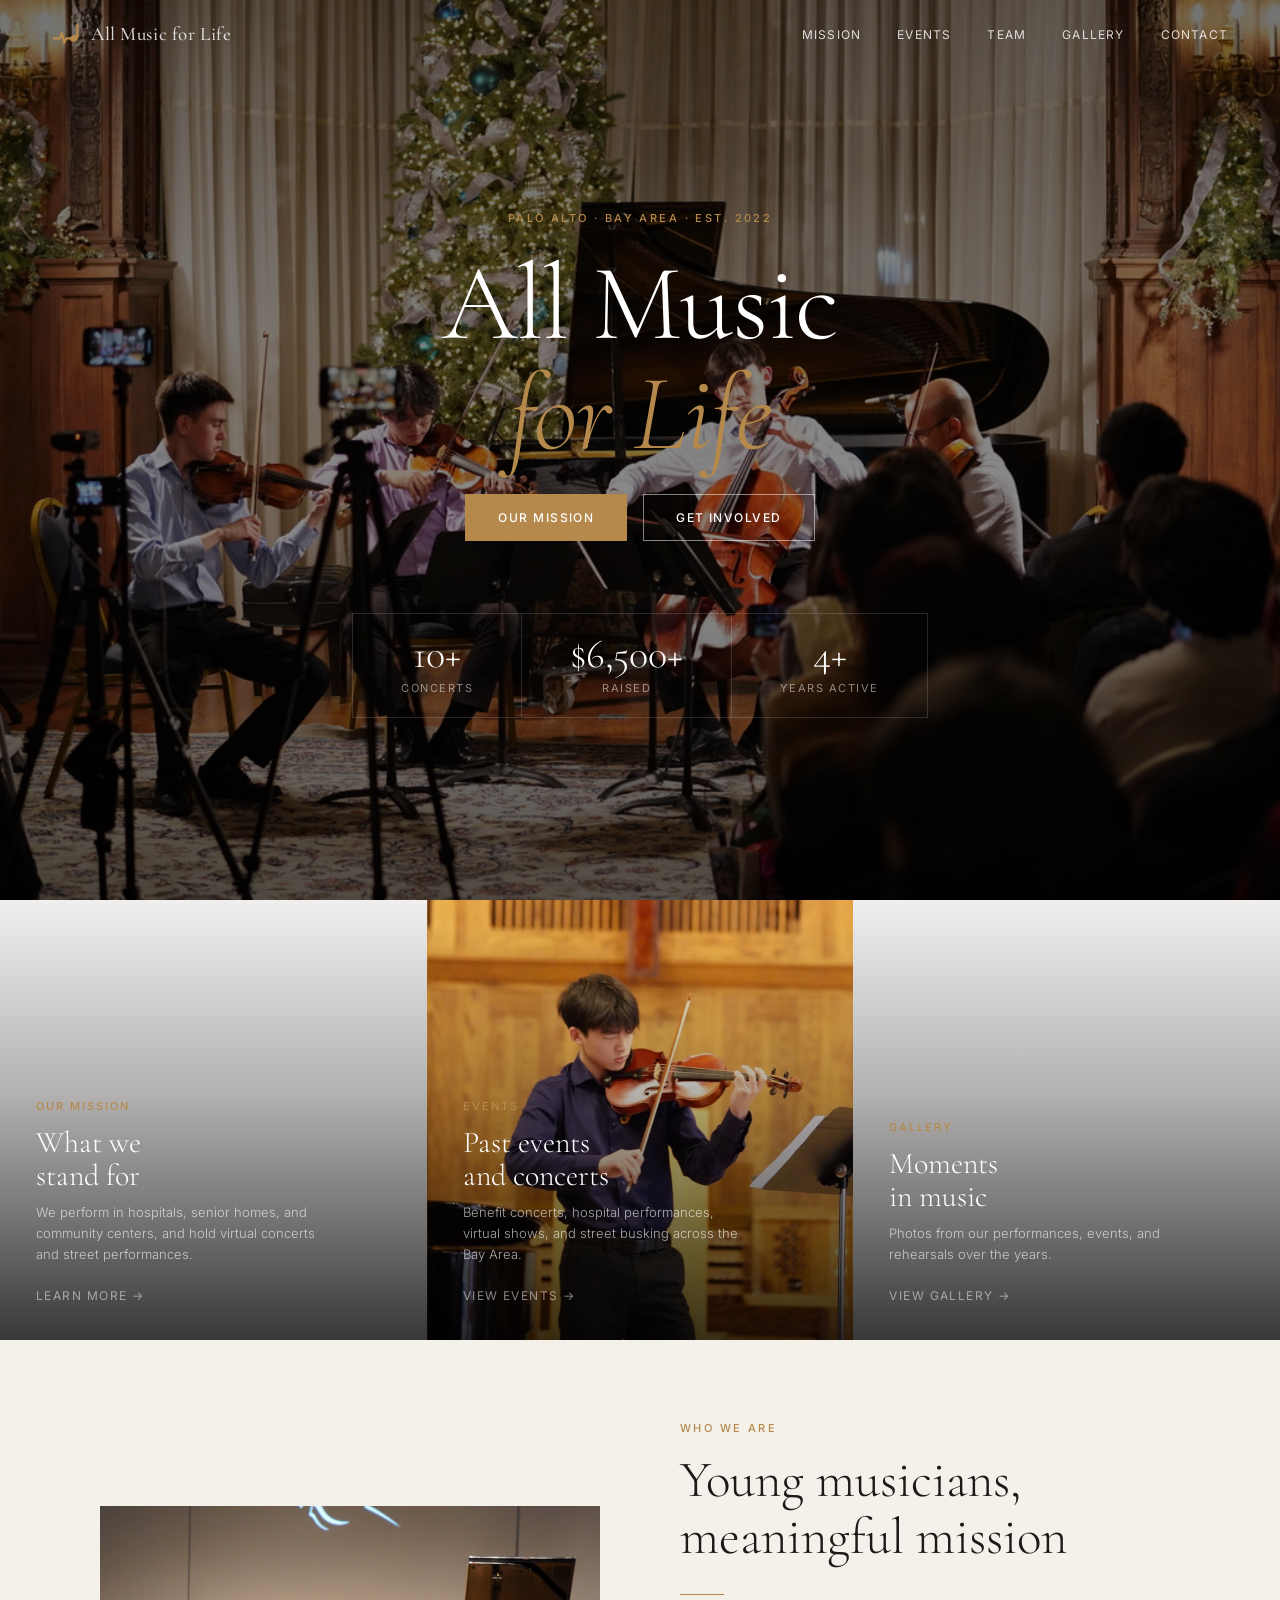
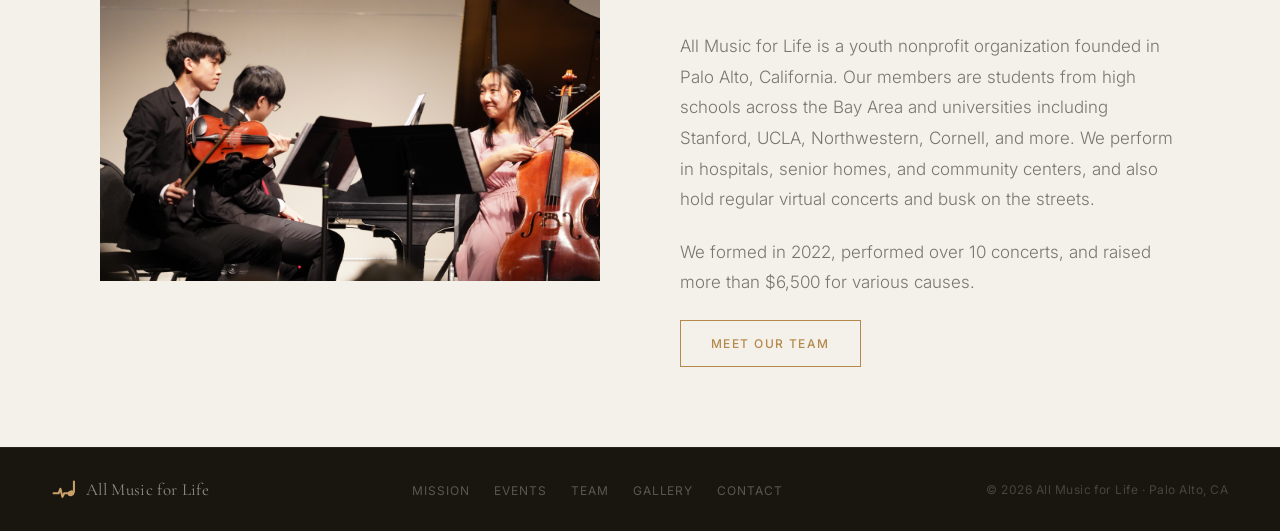
<file: index.html>
<!DOCTYPE html>
<html lang="en">
<head>
  <meta charset="UTF-8" />
  <meta name="viewport" content="width=device-width, initial-scale=1.0" />
    <meta name="description" content="All Music for Life is a youth ensemble based in Palo Alto performing live music for hospitals, senior homes, and communities across the Bay Area. Est. 2022." />
  <meta name="robots" content="index, follow" />
  <link rel="canonical" href="https://allmusicforlife.org/" />
  <!-- Open Graph -->
  <meta property="og:type" content="website" />
  <meta property="og:title" content="All Music for Life | Youth Music Nonprofit | Palo Alto, CA" />
  <meta property="og:description" content="All Music for Life is a youth ensemble based in Palo Alto performing live music for hospitals, senior homes, and communities across the Bay Area. Est. 2022." />
  <meta property="og:url" content="https://allmusicforlife.org/" />
  <meta property="og:image" content="https://allmusicforlife.org/images/ycmconcert.jpg" />
  <meta property="og:site_name" content="All Music for Life" />
  <!-- Structured data for Google -->
  <script type="application/ld+json">
  {
    "@context": "https://schema.org",
    "@type": "MusicGroup",
    "name": "All Music for Life",
    "url": "https://allmusicforlife.org/",
    "logo": "https://allmusicforlife.org/images/logo.png",
    "image": "https://allmusicforlife.org/images/ycmconcert.jpg",
    "description": "All Music for Life is a youth ensemble based in Palo Alto performing live music for hospitals, senior homes, and communities across the Bay Area. Founded in 2022.",
    "foundingDate": "2022",
    "foundingLocation": {
      "@type": "Place",
      "address": {
        "@type": "PostalAddress",
        "addressLocality": "Palo Alto",
        "addressRegion": "CA",
        "addressCountry": "US"
      }
    },
    "email": "aaronma02@gmail.com",
    "areaServed": "San Francisco Bay Area",
    "genre": "Classical"
  }
  </script>
<title>All Music for Life | Youth Music Nonprofit | Palo Alto, CA</title>
  <link rel="icon" href="favicon.svg" type="image/svg+xml" />
  <link rel="apple-touch-icon" href="images/logo.png" />
  <link rel="preconnect" href="https://fonts.googleapis.com" />
  <link rel="preconnect" href="https://fonts.gstatic.com" crossorigin />
  <link href="https://fonts.googleapis.com/css2?family=Cormorant+Garamond:ital,wght@0,300;0,400;0,500;1,300;1,400&family=Inter:wght@300;400;500;600&display=swap" rel="stylesheet" />
  <link rel="stylesheet" href="shared.css" />
  <style>
    /* ─── HOME HERO ────────────────────────────────── */
    .hero {
      height: 100vh;
      min-height: 600px;
      background-image:
        linear-gradient(to bottom, rgba(0,0,0,.55) 0%, rgba(0,0,0,.45) 60%, rgba(0,0,0,.65) 100%),
        url('images/ycmconcert.jpg');
      background-size: cover;
      background-position: center;
      display: flex;
      flex-direction: column;
      align-items: center;
      justify-content: center;
      text-align: center;
      padding: calc(var(--nav-h) + 40px) 24px 80px;
      position: relative;
      overflow: hidden;
    }


    .hero-eyebrow {
      font-size: 11px; font-weight: 500; letter-spacing: .22em; text-transform: uppercase;
      color: var(--accent); margin-bottom: 22px;
      opacity: 0; animation: fadeUp .8s ease .5s forwards;
    }
    .hero-title {
      font-family: 'Cormorant Garamond', serif;
      font-size: clamp(56px, 9vw, 108px);
      font-weight: 300; line-height: 1.02; letter-spacing: -.015em; color: #fff;
      margin-bottom: 24px;
      opacity: 0; animation: fadeUp .9s ease .7s forwards;
    }
    .hero-title em { font-style: italic; color: var(--accent); }
    .hero-subtitle {
      font-size: 17px; font-weight: 300; color: rgba(255,255,255,.7);
      max-width: 460px; line-height: 1.8; margin: 0 auto 44px;
      opacity: 0; animation: fadeUp .8s ease .9s forwards;
    }
    .hero-btns {
      display: flex; gap: 16px; justify-content: center; flex-wrap: wrap;
      opacity: 0; animation: fadeUp .8s ease 1.1s forwards;
    }
    .btn-outline {
      padding: 13px 32px; border: 1px solid rgba(255,255,255,.5); color: #fff;
      font-size: 12px; font-weight: 500; letter-spacing: .12em; text-transform: uppercase;
      text-decoration: none; transition: background .25s, border-color .25s;
    }
    .btn-outline:hover { background: rgba(255,255,255,.1); border-color: rgba(255,255,255,.8); }
    .btn-solid {
      padding: 13px 32px; background: var(--accent); border: 1px solid var(--accent); color: #fff;
      font-size: 12px; font-weight: 500; letter-spacing: .12em; text-transform: uppercase;
      text-decoration: none; transition: opacity .2s;
    }
    .btn-solid:hover { opacity: .85; }

    .hero-stats {
      display: flex; gap: 0; margin-top: 72px;
      border: 1px solid rgba(255,255,255,.15);
      opacity: 0; animation: fadeUp .8s ease 1.3s forwards;
    }
    .hero-stat {
      padding: 20px 48px; text-align: center;
      border-right: 1px solid rgba(255,255,255,.15);
    }
    .hero-stat:last-child { border-right: none; }
    .hero-stat-num {
      font-family: 'Cormorant Garamond', serif;
      font-size: 40px; font-weight: 300; color: #fff; line-height: 1;
    }
    .hero-stat-label {
      font-size: 11px; letter-spacing: .14em; text-transform: uppercase;
      color: rgba(255,255,255,.5); margin-top: 6px;
    }

    /* ─── FEATURES ─────────────────────────────────── */
    #features { background: var(--bg); padding: 0; }
    .features-grid {
      display: grid;
      grid-template-columns: repeat(3, 1fr);
    }
    .feature {
      position: relative;
      height: 440px;
      overflow: hidden;
      text-decoration: none;
      display: block;
    }
    .feature-img {
      position: absolute; inset: 0;
      background-size: cover; background-position: center;
      transition: transform .7s ease;
    }
    .feature:hover .feature-img { transform: scale(1.04); }
    .feature::after {
      content: '';
      position: absolute; inset: 0;
      background: linear-gradient(to top, rgba(0,0,0,.78) 0%, rgba(0,0,0,.3) 55%, rgba(0,0,0,.05) 100%);
      transition: background .3s;
    }
    .feature:hover::after {
      background: linear-gradient(to top, rgba(0,0,0,.85) 0%, rgba(0,0,0,.4) 60%, rgba(0,0,0,.1) 100%);
    }
    .feature-content {
      position: absolute; bottom: 0; left: 0; right: 0;
      z-index: 1; padding: 32px 36px;
      color: #fff;
    }
    .feature-label {
      font-size: 11px; font-weight: 500; letter-spacing: .18em; text-transform: uppercase;
      color: var(--accent); margin-bottom: 10px;
    }
    .feature-title {
      font-family: 'Cormorant Garamond', serif;
      font-size: 30px; font-weight: 300; line-height: 1.1; margin-bottom: 10px;
    }
    .feature-desc {
      font-size: 13px; font-weight: 300; color: rgba(255,255,255,.65); line-height: 1.6;
      max-width: 280px; margin-bottom: 18px;
    }
    .feature-arrow {
      font-size: 12px; letter-spacing: .12em; text-transform: uppercase;
      color: rgba(255,255,255,.5); transition: color .2s, letter-spacing .2s;
    }
    .feature:hover .feature-arrow { color: #fff; letter-spacing: .18em; }

    /* ─── ABOUT STRIP ──────────────────────────────── */
    #about-strip {
      background: var(--bg-alt);
      padding: 80px 52px;
    }
    .strip-inner {
      max-width: 1080px; margin: 0 auto;
      display: grid; grid-template-columns: 1fr 1fr;
      gap: 80px; align-items: center;
    }
    .strip-img {
      aspect-ratio: 4/3;
      overflow: hidden;
    }
    .strip-img img {
      width: 100%; height: 100%; object-fit: cover;
      transition: transform .7s ease;
    }
    .strip-img:hover img { transform: scale(1.03); }
    .strip-text p {
      font-size: 17px; font-weight: 300; color: var(--text-muted);
      line-height: 1.8; margin-bottom: 22px;
    }
    .strip-cta {
      display: inline-block;
      padding: 13px 30px;
      border: 1px solid var(--accent);
      color: var(--accent);
      font-size: 12px; font-weight: 500; letter-spacing: .12em; text-transform: uppercase;
      text-decoration: none; transition: background .25s, color .25s;
    }
    .strip-cta:hover { background: var(--accent); color: #fff; }

    @media (max-width: 820px) {
      .features-grid { grid-template-columns: 1fr; }
      .feature { height: 320px; }
      .strip-inner { grid-template-columns: 1fr; gap: 40px; }
      #about-strip { padding: 60px 24px; }
    }

    @media (max-width: 600px) {
      .hero { min-height: 100vh; height: auto; padding: calc(var(--nav-h) + 36px) 20px 52px; }
      .hero-eyebrow { margin-bottom: 14px; }
      .hero-title { font-size: 46px; margin-bottom: 16px; }
      .hero-subtitle { font-size: 15px; margin-bottom: 28px; }
      .hero-stats { margin-top: 40px; width: 100%; }
      .hero-stat { padding: 16px 4px; flex: 1; }
      .hero-stat-num { font-size: 28px; }
      .hero-stat-label { font-size: 10px; letter-spacing: .1em; }
    }
  </style>
</head>
<body class="dark-hero">

  <nav class="site-nav" id="nav">
    <a href="index.html" class="nav-logo"><svg class="logo-mark" viewBox="7 12 49 37" aria-hidden="true"><g fill="none" stroke="currentColor" stroke-width="4" stroke-linecap="round" stroke-linejoin="round"><path d="M10 38 H20 L23.5 29 L27.5 45 L31 38 H37.2"/><path d="M50 35.5 V15"/></g><ellipse cx="44" cy="38" rx="6.8" ry="5.4" fill="currentColor" transform="rotate(-20 44 38)"/></svg><span>All Music for Life</span></a>
    <ul class="nav-links">
      <li><a href="mission.html">Mission</a></li>
      <li><a href="events.html">Events</a></li>
      <li><a href="team.html">Team</a></li>
      <li><a href="gallery.html">Gallery</a></li>
      <li><a href="contact.html">Contact</a></li>
    </ul>
    <button class="nav-hamburger" id="nav-hamburger" aria-label="Menu"><span></span><span></span><span></span></button>
  </nav>
  <div class="mobile-menu" id="mobile-menu">
    <button class="mobile-close" id="mobile-close">✕</button>
    <ul class="mobile-links">
      <li><a href="index.html">Home</a></li>
      <li><a href="mission.html">Mission</a></li>
      <li><a href="events.html">Events</a></li>
      <li><a href="team.html">Team</a></li>
      <li><a href="gallery.html">Gallery</a></li>
      <li><a href="contact.html">Contact</a></li>
    </ul>
  </div>

  <!-- HERO -->
  <section class="hero">
    <p class="hero-eyebrow">Palo Alto · Bay Area · Est. 2022</p>
    <h1 class="hero-title">All Music<br /><em>for Life</em></h1>
    <div class="hero-btns">
      <a href="mission.html" class="btn-solid">Our Mission</a>
      <a href="contact.html" class="btn-outline">Get Involved</a>
    </div>
    <div class="hero-stats">
      <div class="hero-stat">
        <div class="hero-stat-num">10+</div>
        <div class="hero-stat-label">Concerts</div>
      </div>
      <div class="hero-stat">
        <div class="hero-stat-num">$6,500+</div>
        <div class="hero-stat-label">Raised</div>
      </div>
      <div class="hero-stat">
        <div class="hero-stat-num">4+</div>
        <div class="hero-stat-label">Years Active</div>
      </div>
    </div>
  </section>

  <!-- FEATURES -->
  <section id="features">
    <div class="features-grid">
      <a href="mission.html" class="feature">
        <div class="feature-img" style="background-image:url('https://static.wixstatic.com/media/e14089_f568c18b36ee4796be701676e2837445~mv2.jpeg/v1/fill/w_800,h_800,al_c,q_85,enc_avif,quality_auto/e14089_f568c18b36ee4796be701676e2837445~mv2.jpeg')"></div>
        <div class="feature-content">
          <p class="feature-label">Our Mission</p>
          <h2 class="feature-title">What we<br />stand for</h2>
          <p class="feature-desc">We perform in hospitals, senior homes, and community centers, and hold virtual concerts and street performances.</p>
          <span class="feature-arrow">Learn More →</span>
        </div>
      </a>
      <a href="events.html" class="feature">
        <div class="feature-img" style="background-image:url('images/feature-events.jpg')"></div>
        <div class="feature-content">
          <p class="feature-label">Events</p>
          <h2 class="feature-title">Past events<br />and concerts</h2>
          <p class="feature-desc">Benefit concerts, hospital performances, virtual shows, and street busking across the Bay Area.</p>
          <span class="feature-arrow">View Events →</span>
        </div>
      </a>
      <a href="gallery.html" class="feature">
        <div class="feature-img" style="background-image:url('https://static.wixstatic.com/media/e14089_cca337e5907e4d1a8bc9621e750cd200~mv2.jpg/v1/fill/w_800,h_800,al_c,q_85,enc_avif,quality_auto/e14089_cca337e5907e4d1a8bc9621e750cd200~mv2.jpg')"></div>
        <div class="feature-content">
          <p class="feature-label">Gallery</p>
          <h2 class="feature-title">Moments<br />in music</h2>
          <p class="feature-desc">Photos from our performances, events, and rehearsals over the years.</p>
          <span class="feature-arrow">View Gallery →</span>
        </div>
      </a>
    </div>
  </section>

  <!-- ABOUT STRIP -->
  <section id="about-strip">
    <div class="strip-inner">
      <div class="strip-img reveal">
        <img
          src="images/chamber-trio.jpg"
          alt="All Music for Life chamber performance"
          loading="lazy"
        />
      </div>
      <div class="reveal d2">
        <p class="section-label">Who We Are</p>
        <h2 class="section-title">Young musicians,<br />meaningful mission</h2>
        <div class="rule"></div>
        <div class="strip-text">
          <p>All Music for Life is a youth nonprofit organization founded in Palo Alto, California. Our members are students from high schools across the Bay Area and universities including Stanford, UCLA, Northwestern, Cornell, and more. We perform in hospitals, senior homes, and community centers, and also hold regular virtual concerts and busk on the streets.</p>
          <p>We formed in 2022, performed over 10 concerts, and raised more than $6,500 for various causes.</p>
        </div>
        <a href="team.html" class="strip-cta">Meet Our Team</a>
      </div>
    </div>
  </section>

  <footer class="site-footer">
    <a href="index.html" class="foot-logo"><svg class="logo-mark" viewBox="7 12 49 37" aria-hidden="true"><g fill="none" stroke="currentColor" stroke-width="4" stroke-linecap="round" stroke-linejoin="round"><path d="M10 38 H20 L23.5 29 L27.5 45 L31 38 H37.2"/><path d="M50 35.5 V15"/></g><ellipse cx="44" cy="38" rx="6.8" ry="5.4" fill="currentColor" transform="rotate(-20 44 38)"/></svg><span>All Music for Life</span></a>
    <ul class="foot-links">
      <li><a href="mission.html">Mission</a></li>
      <li><a href="events.html">Events</a></li>
      <li><a href="team.html">Team</a></li>
      <li><a href="gallery.html">Gallery</a></li>
      <li><a href="contact.html">Contact</a></li>
    </ul>
    <p class="foot-copy">© 2026 All Music for Life · Palo Alto, CA</p>
  </footer>

  <script>
    const nav = document.getElementById('nav');
    window.addEventListener('scroll', () => nav.classList.toggle('scrolled', scrollY > 20), { passive: true });
    const io = new IntersectionObserver(es => es.forEach(e => { if (e.isIntersecting) { e.target.classList.add('in'); io.unobserve(e.target); } }), { threshold: .12, rootMargin: '0px 0px -32px 0px' });
    document.querySelectorAll('.reveal').forEach(el => io.observe(el));
  
    // Mobile menu
    const hbg = document.getElementById("nav-hamburger");
    const mob = document.getElementById("mobile-menu");
    hbg.addEventListener("click", () => {
      const open = mob.classList.toggle("open");
      hbg.classList.toggle("active", open);
      document.body.style.overflow = open ? "hidden" : "";
    });
    document.getElementById("mobile-close").addEventListener("click", () => {
      mob.classList.remove("open");
      hbg.classList.remove("active");
      document.body.style.overflow = "";
    });
    mob.querySelectorAll("a").forEach(a => a.addEventListener("click", () => {
      mob.classList.remove("open");
      hbg.classList.remove("active");
      document.body.style.overflow = "";
    }));
  </script>
</body>
</html>
</file>
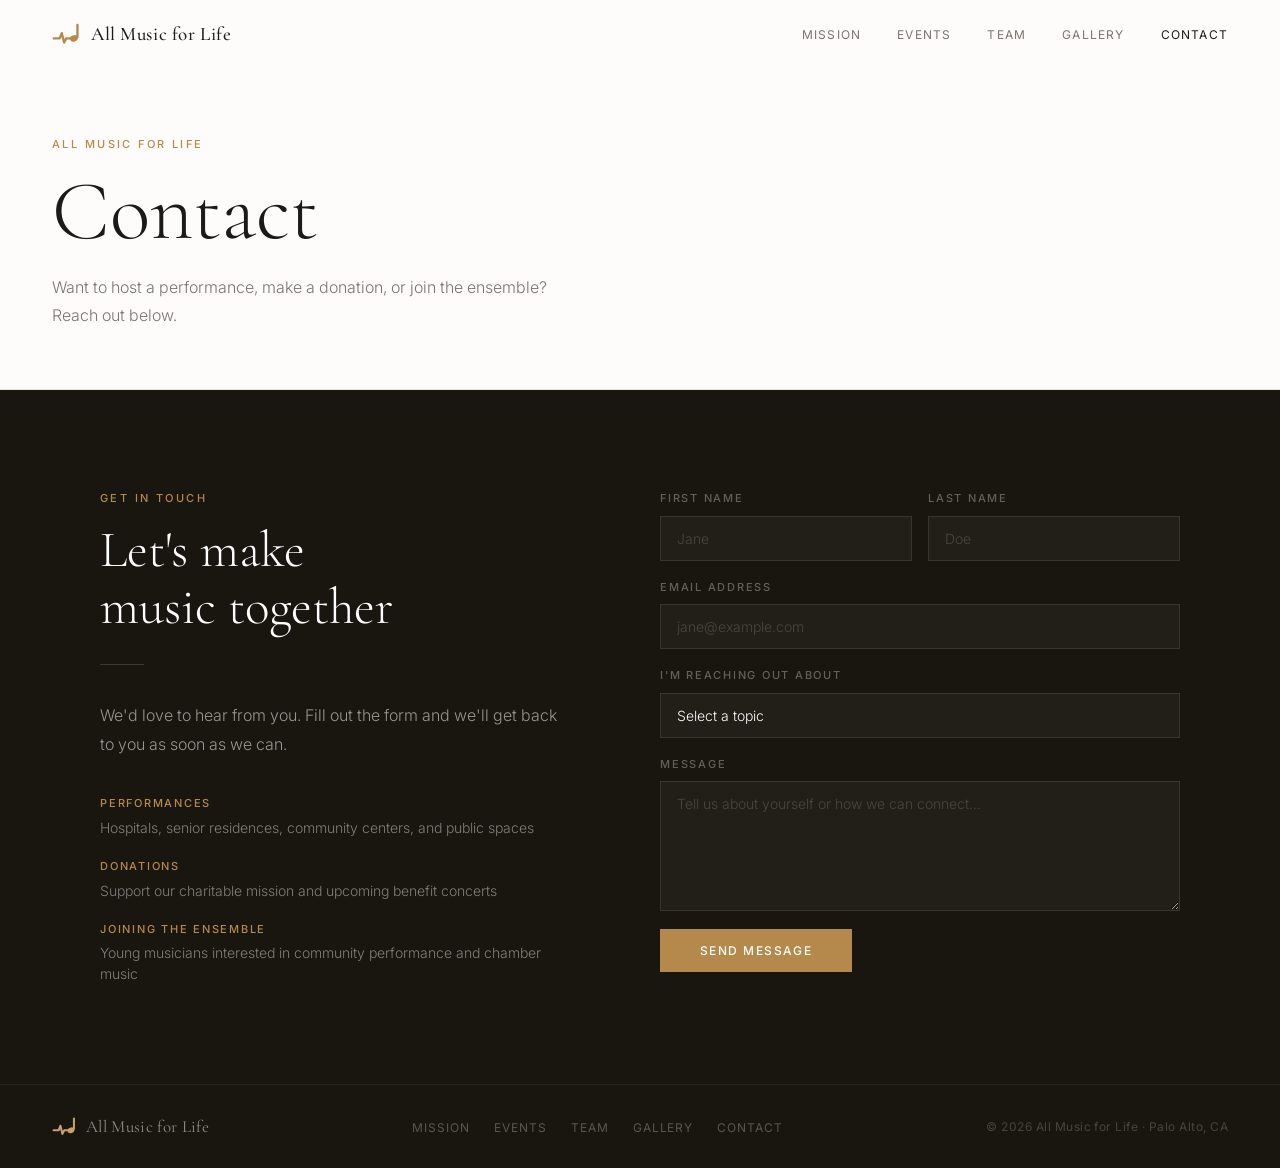
<file: contact.html>
<!DOCTYPE html>
<html lang="en">
<head>
  <meta charset="UTF-8" />
  <meta name="viewport" content="width=device-width, initial-scale=1.0" />
    <meta name="description" content="Get in touch with All Music for Life to host a performance, make a donation, or join our youth ensemble in Palo Alto, CA." />
  <meta name="robots" content="index, follow" />
  <link rel="canonical" href="https://allmusicforlife.org/contact.html" />
  <!-- Open Graph -->
  <meta property="og:type" content="website" />
  <meta property="og:title" content="Contact | All Music for Life" />
  <meta property="og:description" content="Get in touch with All Music for Life to host a performance, make a donation, or join our youth ensemble in Palo Alto, CA." />
  <meta property="og:url" content="https://allmusicforlife.org/contact.html" />
  <meta property="og:image" content="https://allmusicforlife.org/images/ycmconcert.jpg" />
  <meta property="og:site_name" content="All Music for Life" />
<title>Contact | All Music for Life</title>
  <link rel="icon" href="favicon.svg" type="image/svg+xml" />
  <link rel="apple-touch-icon" href="images/logo.png" />
  <link rel="preconnect" href="https://fonts.googleapis.com" />
  <link rel="preconnect" href="https://fonts.gstatic.com" crossorigin />
  <link href="https://fonts.googleapis.com/css2?family=Cormorant+Garamond:ital,wght@0,300;0,400;0,500;1,300;1,400&family=Inter:wght@300;400;500;600&display=swap" rel="stylesheet" />
  <link rel="stylesheet" href="shared.css" />
  <style>
    #contact { background: var(--dark); color: #fff; }
    #contact .section-label { color: var(--accent); }
    #contact .section-title { color: #fff; }
    #contact .rule { background: rgba(255,255,255,.15); }

    .contact-grid {
      display: grid;
      grid-template-columns: 1fr 1fr;
      gap: 88px;
      align-items: start;
    }
    .contact-copy p {
      font-size: 16px; font-weight: 300; color: rgba(255,255,255,.55);
      line-height: 1.82; margin-bottom: 36px;
    }
    .contact-ways { display: flex; flex-direction: column; gap: 20px; }
    .contact-way h4 {
      font-size: 11px; font-weight: 500; letter-spacing: .16em;
      text-transform: uppercase; color: var(--accent); margin-bottom: 4px;
    }
    .contact-way p {
      font-size: 14px; font-weight: 300; color: rgba(255,255,255,.45);
      margin: 0; line-height: 1.5;
    }

    /* ─── FORM ──────────────────────────────────────── */
    .contact-form { display: flex; flex-direction: column; gap: 18px; }
    .form-row { display: grid; grid-template-columns: 1fr 1fr; gap: 16px; }
    .form-group { display: flex; flex-direction: column; gap: 8px; }
    .form-group label {
      font-size: 11px; font-weight: 500; letter-spacing: .16em;
      text-transform: uppercase; color: rgba(255,255,255,.32);
    }
    .form-group input,
    .form-group textarea,
    .form-group select {
      background: rgba(255,255,255,.04);
      border: 1px solid rgba(255,255,255,.1);
      color: #fff;
      padding: 13px 16px;
      font-family: 'Inter', sans-serif;
      font-size: 14px; font-weight: 300;
      outline: none;
      transition: border-color .2s;
      appearance: none;
    }
    .form-group input::placeholder,
    .form-group textarea::placeholder {
      color: rgba(255,255,255,.18);
    }
    .form-group select option { background: #18160f; color: #fff; }
    .form-group input:focus,
    .form-group textarea:focus,
    .form-group select:focus { border-color: var(--accent); }
    .form-group textarea { resize: vertical; min-height: 130px; }
    .btn-submit {
      align-self: flex-start;
      padding: 14px 40px;
      background: var(--accent); color: #fff;
      border: none;
      font-family: 'Inter', sans-serif;
      font-size: 12px; font-weight: 500; letter-spacing: .12em; text-transform: uppercase;
      cursor: pointer;
      transition: opacity .2s, transform .2s;
    }
    .btn-submit:hover { opacity: .85; transform: translateY(-1px); }
    .btn-submit:active { transform: translateY(0); }
    .btn-submit:disabled { opacity: .6; cursor: default; transform: none; }

    /* Success state */
    .success-icon {
      width: 64px; height: 64px; border-radius: 50%;
      background: rgba(255,255,255,.08); border: 1px solid rgba(255,255,255,.2);
      display: flex; align-items: center; justify-content: center;
      font-size: 28px; color: #fff; margin-bottom: 28px;
    }
    .success-heading {
      font-family: 'Cormorant Garamond', serif;
      font-size: 40px; font-weight: 300; color: #fff; margin-bottom: 14px;
    }
    .success-body {
      font-size: 16px; font-weight: 300; color: rgba(255,255,255,.6);
      line-height: 1.7; margin-bottom: 32px;
    }
    .success-reset {
      display: inline-block; padding: 13px 30px;
      border: 1px solid rgba(255,255,255,.3); color: rgba(255,255,255,.7);
      font-size: 12px; font-weight: 500; letter-spacing: .12em; text-transform: uppercase;
      text-decoration: none; transition: border-color .2s, color .2s;
    }
    .success-reset:hover { border-color: rgba(255,255,255,.7); color: #fff; }

    @media (max-width: 820px) {
      .contact-grid { grid-template-columns: 1fr; gap: 52px; }
      .form-row { grid-template-columns: 1fr; }
    }
  </style>
</head>
<body>

  <nav class="site-nav" id="nav">
    <a href="index.html" class="nav-logo"><svg class="logo-mark" viewBox="7 12 49 37" aria-hidden="true"><g fill="none" stroke="currentColor" stroke-width="4" stroke-linecap="round" stroke-linejoin="round"><path d="M10 38 H20 L23.5 29 L27.5 45 L31 38 H37.2"/><path d="M50 35.5 V15"/></g><ellipse cx="44" cy="38" rx="6.8" ry="5.4" fill="currentColor" transform="rotate(-20 44 38)"/></svg><span>All Music for Life</span></a>
    <ul class="nav-links">
      <li><a href="mission.html">Mission</a></li>
      <li><a href="events.html">Events</a></li>
      <li><a href="team.html">Team</a></li>
      <li><a href="gallery.html">Gallery</a></li>
      <li><a href="contact.html" class="active">Contact</a></li>
    </ul>
    <button class="nav-hamburger" id="nav-hamburger" aria-label="Menu"><span></span><span></span><span></span></button>
  </nav>
  <div class="mobile-menu" id="mobile-menu">
    <button class="mobile-close" id="mobile-close">✕</button>
    <ul class="mobile-links">
      <li><a href="index.html">Home</a></li>
      <li><a href="mission.html">Mission</a></li>
      <li><a href="events.html">Events</a></li>
      <li><a href="team.html">Team</a></li>
      <li><a href="gallery.html">Gallery</a></li>
      <li><a href="contact.html">Contact</a></li>
    </ul>
  </div>

  <div class="page-title">
    <p class="page-title-eyebrow">All Music for Life</p>
    <h1 class="page-title-heading">Contact</h1>
    <p class="page-title-sub">Want to host a performance, make a donation, or join the ensemble? Reach out below.</p>
  </div>

  <!-- CONTACT FORM -->
  <section id="contact">
    <div class="container">
      <div class="contact-grid">
        <div class="reveal">
          <p class="section-label">Get in Touch</p>
          <h2 class="section-title">Let's make<br />music together</h2>
          <div class="rule"></div>
          <div class="contact-copy">
            <p>We'd love to hear from you. Fill out the form and we'll get back to you as soon as we can.</p>
          </div>
          <div class="contact-ways">
            <div class="contact-way">
              <h4>Performances</h4>
              <p>Hospitals, senior residences, community centers, and public spaces</p>
            </div>
            <div class="contact-way">
              <h4>Donations</h4>
              <p>Support our charitable mission and upcoming benefit concerts</p>
            </div>
            <div class="contact-way">
              <h4>Joining the Ensemble</h4>
              <p>Young musicians interested in community performance and chamber music</p>
            </div>
          </div>
        </div>

        <form class="contact-form reveal d2" id="contact-form"
              action="https://formsubmit.co/aaronma02@gmail.com"
              method="POST">
          <!-- Formsubmit config -->
          <input type="hidden" name="_subject" value="New message via All Music for Life" />
          <input type="hidden" name="_captcha" value="false" />
          <input type="hidden" name="_template" value="table" />
          <input type="hidden" name="_next" value="https://allmusicforlife.org/contact.html?sent=1" />
          <!-- honeypot anti-spam -->
          <input type="text" name="_honey" style="display:none" tabindex="-1" autocomplete="off" />
          <div class="form-row">
            <div class="form-group">
              <label for="fname">First Name</label>
              <input type="text" id="fname" name="fname" placeholder="Jane" required />
            </div>
            <div class="form-group">
              <label for="lname">Last Name</label>
              <input type="text" id="lname" name="lname" placeholder="Doe" required />
            </div>
          </div>
          <div class="form-group">
            <label for="email">Email Address</label>
            <input type="email" id="email" name="email" placeholder="jane@example.com" required />
          </div>
          <div class="form-group">
            <label for="reason">I'm reaching out about</label>
            <select id="reason" name="reason">
              <option value="" disabled selected>Select a topic</option>
              <option value="Hosting a Performance">Hosting a Performance</option>
              <option value="Making a Donation">Making a Donation</option>
              <option value="Joining the Ensemble">Joining the Ensemble</option>
              <option value="Press / Media">Press / Media</option>
              <option value="Other">Other</option>
            </select>
          </div>
          <div class="form-group">
            <label for="message">Message</label>
            <textarea id="message" name="message" placeholder="Tell us about yourself or how we can connect..." required></textarea>
          </div>
          <button type="submit" class="btn-submit" id="submit-btn">Send Message</button>
        </form>

        <div id="form-status" style="display:none;">
          <div class="success-icon">✓</div>
          <h3 class="success-heading">Message sent!</h3>
          <p class="success-body">Thanks for reaching out. We'll get back to you soon.</p>
          <a href="contact.html" class="success-reset">Send another message</a>
        </div>

      </div>
    </div>
  </section>

  <footer class="site-footer">
    <a href="index.html" class="foot-logo"><svg class="logo-mark" viewBox="7 12 49 37" aria-hidden="true"><g fill="none" stroke="currentColor" stroke-width="4" stroke-linecap="round" stroke-linejoin="round"><path d="M10 38 H20 L23.5 29 L27.5 45 L31 38 H37.2"/><path d="M50 35.5 V15"/></g><ellipse cx="44" cy="38" rx="6.8" ry="5.4" fill="currentColor" transform="rotate(-20 44 38)"/></svg><span>All Music for Life</span></a>
    <ul class="foot-links">
      <li><a href="mission.html">Mission</a></li>
      <li><a href="events.html">Events</a></li>
      <li><a href="team.html">Team</a></li>
      <li><a href="gallery.html">Gallery</a></li>
      <li><a href="contact.html">Contact</a></li>
    </ul>
    <p class="foot-copy">© 2026 All Music for Life · Palo Alto, CA</p>
  </footer>

  <script>
    const nav = document.getElementById('nav');
    window.addEventListener('scroll', () => nav.classList.toggle('scrolled', scrollY > 20), { passive: true });
    const io = new IntersectionObserver(es => es.forEach(e => { if (e.isIntersecting) { e.target.classList.add('in'); io.unobserve(e.target); } }), { threshold: .12, rootMargin: '0px 0px -32px 0px' });
    document.querySelectorAll('.reveal').forEach(el => io.observe(el));

    // Show success state if redirected back after submission
    if (new URLSearchParams(location.search).get('sent') === '1') {
      document.getElementById('contact-form').style.display = 'none';
      document.getElementById('form-status').style.display = 'block';
      window.scrollTo({ top: document.getElementById('contact').offsetTop - 80, behavior: 'smooth' });
    }

    // Show sending state while the POST navigates away
    document.getElementById('contact-form').addEventListener('submit', function() {
      const btn = document.getElementById('submit-btn');
      btn.textContent = 'Sending...';
      btn.disabled = true;
    });
  
    // Mobile menu
    const hbg = document.getElementById("nav-hamburger");
    const mob = document.getElementById("mobile-menu");
    hbg.addEventListener("click", () => {
      const open = mob.classList.toggle("open");
      hbg.classList.toggle("active", open);
      document.body.style.overflow = open ? "hidden" : "";
    });
    document.getElementById("mobile-close").addEventListener("click", () => {
      mob.classList.remove("open");
      hbg.classList.remove("active");
      document.body.style.overflow = "";
    });
    mob.querySelectorAll("a").forEach(a => a.addEventListener("click", () => {
      mob.classList.remove("open");
      hbg.classList.remove("active");
      document.body.style.overflow = "";
    }));
  </script>
</body>
</html>
</file>
<file: shared.css>
/* ─── RESET ─────────────────────────────────────────────── */
*, *::before, *::after { box-sizing: border-box; margin: 0; padding: 0; }

:root {
  --bg:           #fdfcfa;
  --bg-alt:       #f4f0ea;
  --text:         #1c1a18;
  --text-muted:   #7a7570;
  --accent:       #b5894c;
  --accent-light: rgba(181, 137, 76, 0.09);
  --border:       #e8e4de;
  --dark:         #18160f;
  --nav-h:        68px;
}

html { scroll-behavior: smooth; }

body {
  font-family: 'Inter', sans-serif;
  background: var(--bg);
  color: var(--text);
  font-size: 16px;
  line-height: 1.6;
  -webkit-font-smoothing: antialiased;
}

/* ─── NAV ────────────────────────────────────────────────── */
.site-nav {
  position: fixed;
  inset: 0 0 auto 0;
  height: var(--nav-h);
  display: flex;
  align-items: center;
  justify-content: space-between;
  padding: 0 52px;
  z-index: 100;
  transition: background .4s, box-shadow .4s;
}

/* Dark-hero variant: nav starts transparent */
body.dark-hero .site-nav:not(.scrolled) .nav-logo,
body.dark-hero .site-nav:not(.scrolled) .nav-links a {
  color: rgba(255,255,255,.82);
}
body.dark-hero .site-nav:not(.scrolled) .nav-links a:hover {
  color: #fff;
}

/* Scrolled state: solid nav */
.site-nav.scrolled {
  background: rgba(253,252,250,.95);
  backdrop-filter: blur(10px);
  -webkit-backdrop-filter: blur(10px);
  box-shadow: 0 1px 0 var(--border);
}
/* When scrolled, revert text to dark */
.site-nav.scrolled .nav-logo,
.site-nav.scrolled .nav-links a { color: var(--text-muted); }
.site-nav.scrolled .nav-links a:hover,
.site-nav.scrolled .nav-links a.active { color: var(--text); }

.nav-logo {
  font-family: 'Cormorant Garamond', serif;
  font-size: 19px;
  font-weight: 500;
  color: var(--text);
  text-decoration: none;
  letter-spacing: .03em;
  transition: color .25s;
  display: inline-flex;
  align-items: center;
  gap: 10px;
}

/* Logo mark keeps the brand gold in every nav state */
.logo-mark {
  width: 29px;
  height: 22px;
  flex-shrink: 0;
  color: var(--accent);
}
.nav-links {
  display: flex;
  gap: 36px;
  list-style: none;
  align-items: center;
}
.nav-links a {
  font-size: 12px;
  font-weight: 400;
  letter-spacing: .10em;
  text-transform: uppercase;
  color: var(--text-muted);
  text-decoration: none;
  transition: color .2s;
}
.nav-links a:hover,
.nav-links a.active { color: var(--text); }

/* ─── PAGE HERO (inner pages) ────────────────────────────── */
/* Default: img-based — shows full image at natural aspect ratio, no cropping */
.page-hero {
  position: relative;
  overflow: hidden;
  display: flex;
  align-items: flex-end;
}
.page-hero-bg {
  width: 100%;
  display: block;
  /* no height constraint = natural aspect ratio = zero cropping */
}
/* Variant for pages that still use CSS background-image (gallery, contact) */
.page-hero.bg-fixed {
  height: 70vh;
  min-height: 460px;
  background-size: cover;
  background-position: center;
}
.page-hero.bg-fixed .page-hero-bg { display: none; }

.page-hero::after {
  content: '';
  position: absolute;
  inset: 0;
  background: linear-gradient(
    to bottom,
    rgba(0,0,0,.48) 0%,
    rgba(0,0,0,.06) 35%,
    rgba(0,0,0,.06) 55%,
    rgba(0,0,0,.72) 100%
  );
}
.page-hero-content {
  position: absolute;
  z-index: 1;
  bottom: 0;
  left: 0; right: 0;
  padding: 0 52px 52px;
  color: #fff;
}
.page-hero-eyebrow {
  font-size: 11px;
  font-weight: 500;
  letter-spacing: .22em;
  text-transform: uppercase;
  color: var(--accent);
  margin-bottom: 10px;
  opacity: 0;
  animation: fadeUp .7s ease .15s forwards;
}
.page-hero-title {
  font-family: 'Cormorant Garamond', serif;
  font-size: clamp(38px, 5.5vw, 68px);
  font-weight: 300;
  line-height: 1.06;
  opacity: 0;
  animation: fadeUp .75s ease .3s forwards;
}
.page-hero-sub {
  margin-top: 14px;
  font-size: 15px;
  font-weight: 300;
  color: rgba(255,255,255,.65);
  max-width: 560px;
  opacity: 0;
  animation: fadeUp .7s ease .45s forwards;
}

@keyframes fadeUp {
  from { opacity: 0; transform: translateY(16px); }
  to   { opacity: 1; transform: translateY(0); }
}

/* ─── INNER PAGE TITLE (no image) ───────────────────────── */
.page-title {
  padding: calc(var(--nav-h) + 68px) 52px 60px;
  border-bottom: 1px solid var(--border);
}
.page-title-eyebrow {
  font-size: 11px; font-weight: 500; letter-spacing: .22em;
  text-transform: uppercase; color: var(--accent); margin-bottom: 14px;
  opacity: 0; animation: fadeUp .6s ease .1s forwards;
}
.page-title-heading {
  font-family: 'Cormorant Garamond', serif;
  font-size: clamp(44px, 7vw, 84px); font-weight: 300; line-height: 1.04;
  opacity: 0; animation: fadeUp .7s ease .25s forwards;
}
.page-title-sub {
  margin-top: 18px;
  font-size: 16px; font-weight: 300; color: var(--text-muted);
  max-width: 520px; line-height: 1.75;
  opacity: 0; animation: fadeUp .6s ease .4s forwards;
}

@media (max-width: 820px) {
  .page-title { padding: calc(var(--nav-h) + 48px) 24px 44px; }
}

/* ─── SHARED SECTION CHROME ──────────────────────────────── */
section { padding: 100px 52px; }
.container { max-width: 1080px; margin: 0 auto; }

.section-label {
  font-size: 11px;
  font-weight: 500;
  letter-spacing: .22em;
  text-transform: uppercase;
  color: var(--accent);
  margin-bottom: 14px;
}
.section-title {
  font-family: 'Cormorant Garamond', serif;
  font-size: clamp(32px, 4vw, 52px);
  font-weight: 300;
  line-height: 1.12;
  margin-bottom: 28px;
}
.rule {
  width: 44px;
  height: 1px;
  background: var(--accent);
  margin-bottom: 36px;
}

/* ─── SCROLL REVEAL ──────────────────────────────────────── */
.reveal {
  opacity: 0;
  transform: translateY(26px);
  transition: opacity .65s ease, transform .65s ease;
}
.reveal.in { opacity: 1; transform: translateY(0); }
.d1 { transition-delay: .10s; }
.d2 { transition-delay: .20s; }
.d3 { transition-delay: .30s; }
.d4 { transition-delay: .40s; }

/* ─── FOOTER ─────────────────────────────────────────────── */
.site-footer {
  background: var(--dark);
  border-top: 1px solid rgba(255,255,255,.06);
  padding: 28px 52px;
  display: flex;
  justify-content: space-between;
  align-items: center;
  flex-wrap: wrap;
  gap: 16px;
}
.foot-logo {
  font-family: 'Cormorant Garamond', serif;
  font-size: 17px;
  font-weight: 400;
  color: rgba(255,255,255,.5);
  text-decoration: none;
  letter-spacing: .02em;
  display: inline-flex;
  align-items: center;
  gap: 9px;
}
.foot-logo .logo-mark {
  width: 25px;
  height: 19px;
  color: #c9a06a;
}
.foot-links {
  display: flex;
  gap: 24px;
  list-style: none;
}
.foot-links a {
  font-size: 12px;
  letter-spacing: .08em;
  text-transform: uppercase;
  color: rgba(255,255,255,.28);
  text-decoration: none;
  transition: color .2s;
}
.foot-links a:hover { color: rgba(255,255,255,.65); }
.foot-copy {
  font-size: 12px;
  color: rgba(255,255,255,.2);
  letter-spacing: .04em;
}

/* ─── SHARED SCRIPT FOR NAV + REVEAL ────────────────────── */
/* (invoked via inline script in each page) */

/* ─── HAMBURGER BUTTON ───────────────────────────────────── */
.nav-hamburger {
  display: none;
  flex-direction: column;
  justify-content: space-between;
  width: 26px; height: 18px;
  background: none; border: none; cursor: pointer; padding: 0;
  color: var(--text-muted);
  transition: color .2s;
}
.nav-hamburger span {
  display: block;
  width: 100%; height: 2px;
  background: currentColor;
  transition: transform .3s ease, opacity .3s ease;
}
.nav-hamburger.active span:nth-child(1) { transform: translateY(8px) rotate(45deg); }
.nav-hamburger.active span:nth-child(2) { opacity: 0; transform: scaleX(0); }
.nav-hamburger.active span:nth-child(3) { transform: translateY(-8px) rotate(-45deg); }

body.dark-hero .site-nav:not(.scrolled) .nav-hamburger { color: rgba(255,255,255,.82); }
.site-nav.scrolled .nav-hamburger { color: var(--text-muted); }

/* ─── MOBILE MENU ────────────────────────────────────────── */
.mobile-menu {
  position: fixed;
  inset: 0;
  background: var(--dark);
  z-index: 99;
  display: flex;
  flex-direction: column;
  align-items: center;
  justify-content: center;
  opacity: 0;
  visibility: hidden;
  pointer-events: none;
  transition: opacity .3s ease, visibility .3s ease;
}
.mobile-menu.open {
  opacity: 1;
  visibility: visible;
  pointer-events: all;
}
.mobile-close {
  position: absolute;
  top: 22px; right: 24px;
  background: none; border: none; cursor: pointer;
  font-size: 22px; color: rgba(255,255,255,.45);
  line-height: 1; padding: 6px;
  transition: color .2s;
}
.mobile-close:hover { color: #fff; }
.mobile-links {
  list-style: none;
  text-align: center;
  display: flex;
  flex-direction: column;
  gap: 8px;
}
.mobile-links li a {
  display: block;
  font-family: 'Cormorant Garamond', serif;
  font-size: clamp(36px, 10vw, 52px);
  font-weight: 300;
  color: rgba(255,255,255,.75);
  text-decoration: none;
  padding: 10px 24px;
  letter-spacing: .02em;
  transition: color .2s;
}
.mobile-links li a:hover,
.mobile-links li a.active { color: var(--accent); }

/* ─── RESPONSIVE ─────────────────────────────────────────── */
@media (max-width: 820px) {
  .site-nav { padding: 0 24px; }
  .nav-links { display: none; }
  .nav-hamburger { display: flex; }
  section { padding: 72px 24px; }
  .page-hero-content { padding: 0 24px 36px; }
  .site-footer { padding: 24px; flex-direction: column; align-items: center; text-align: center; }
  .foot-links { flex-wrap: wrap; justify-content: center; }
}
</file>
